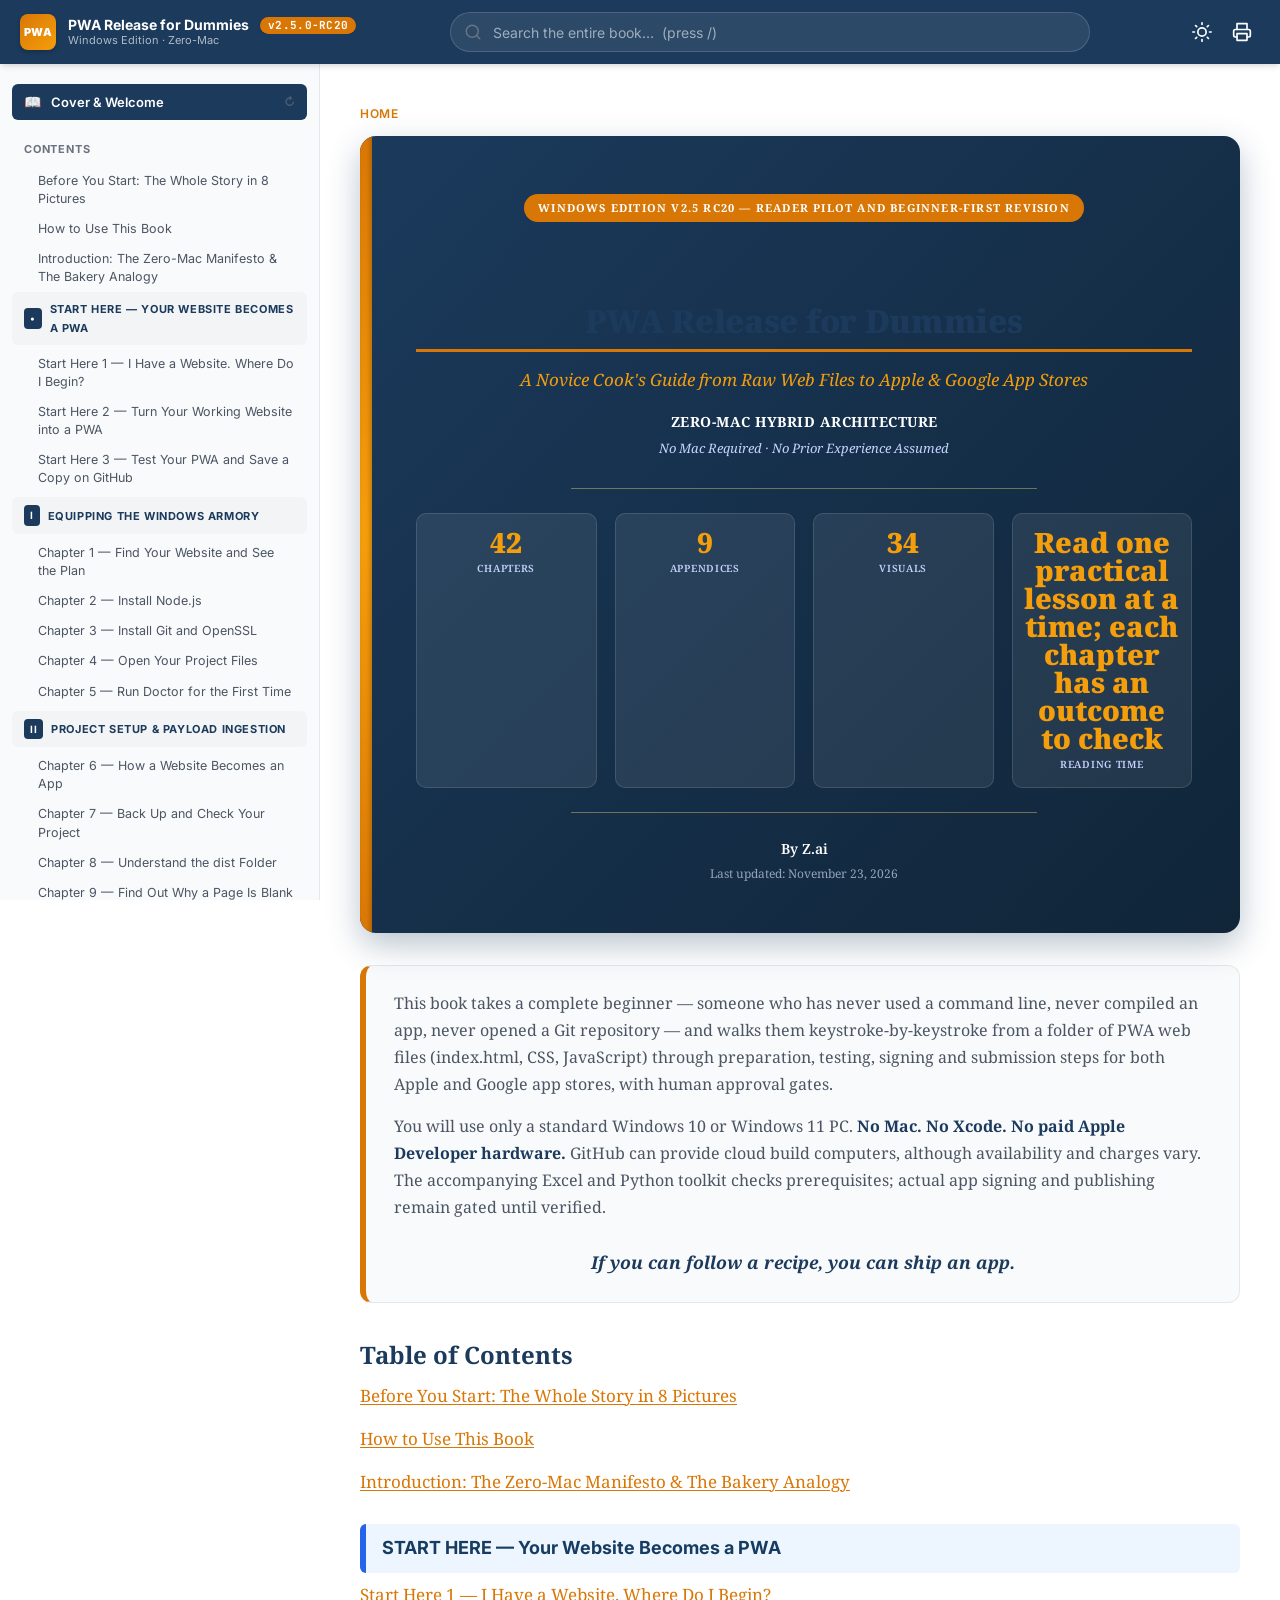
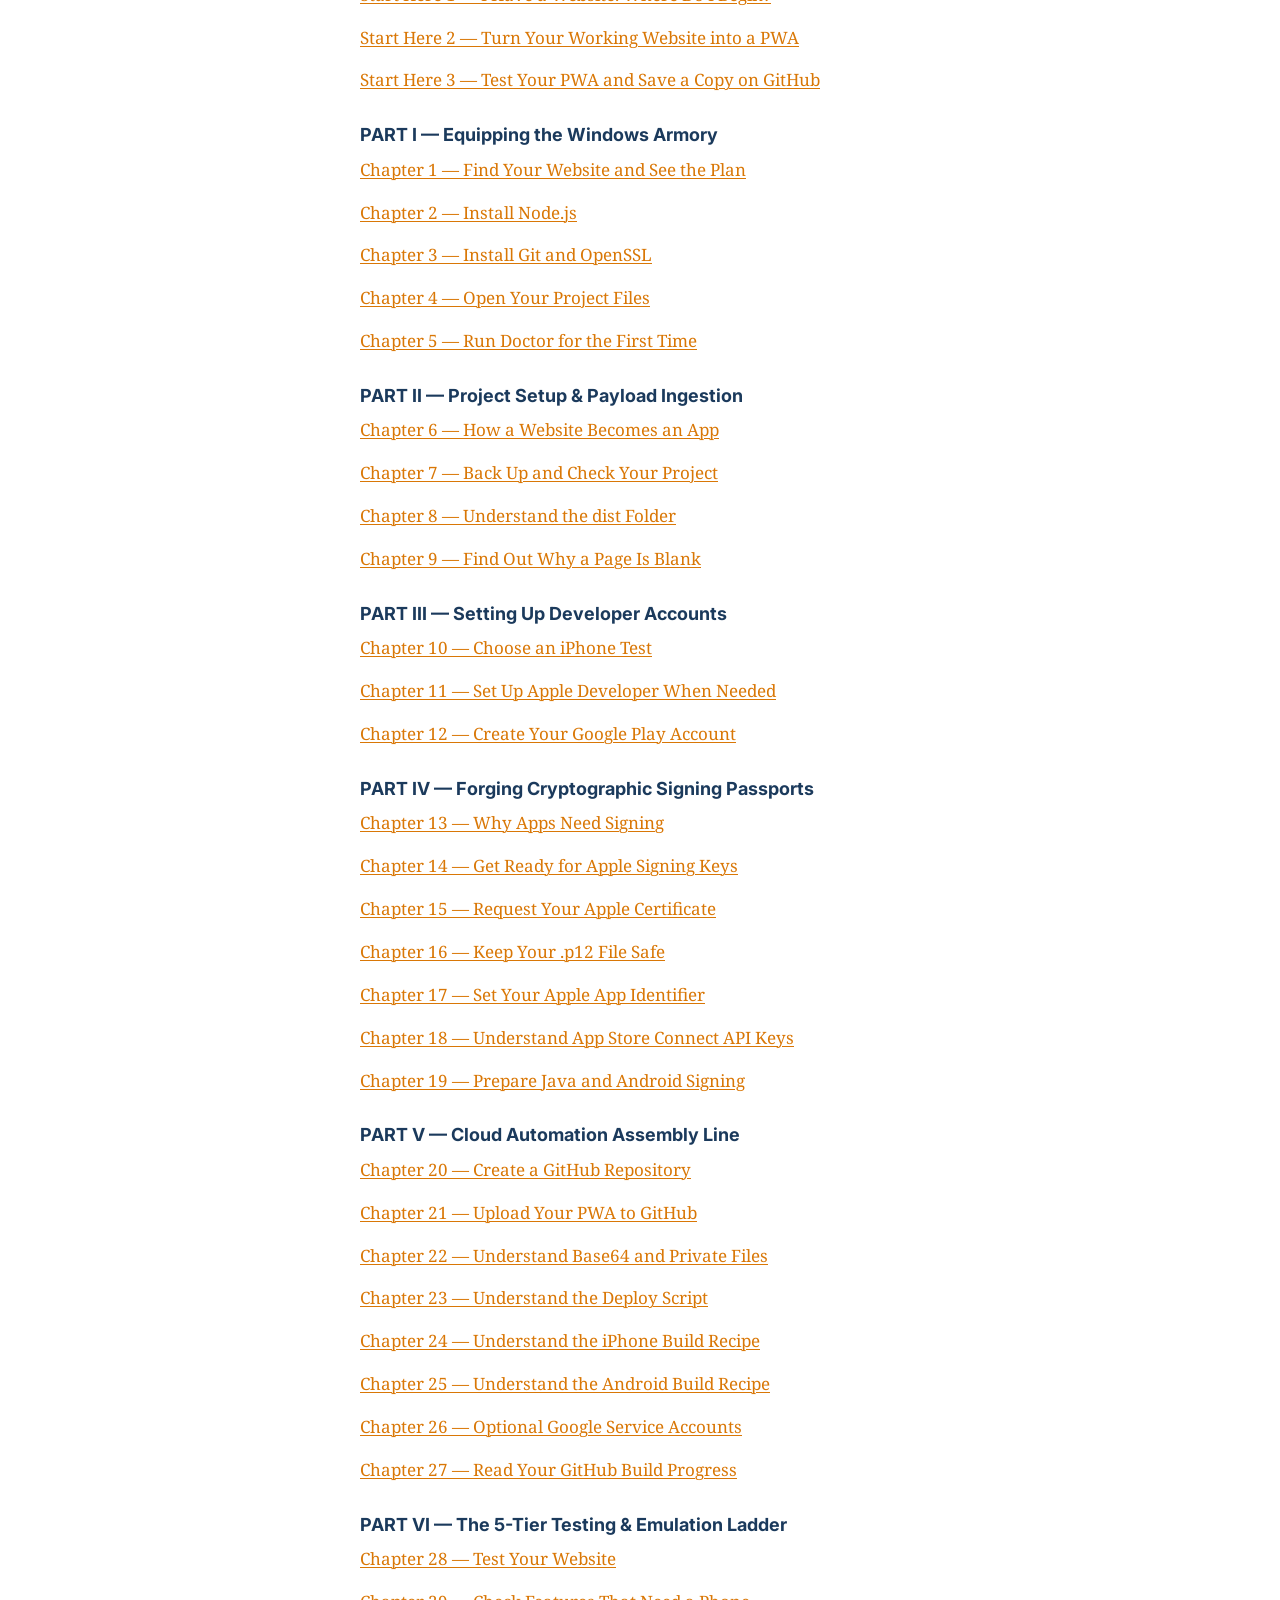
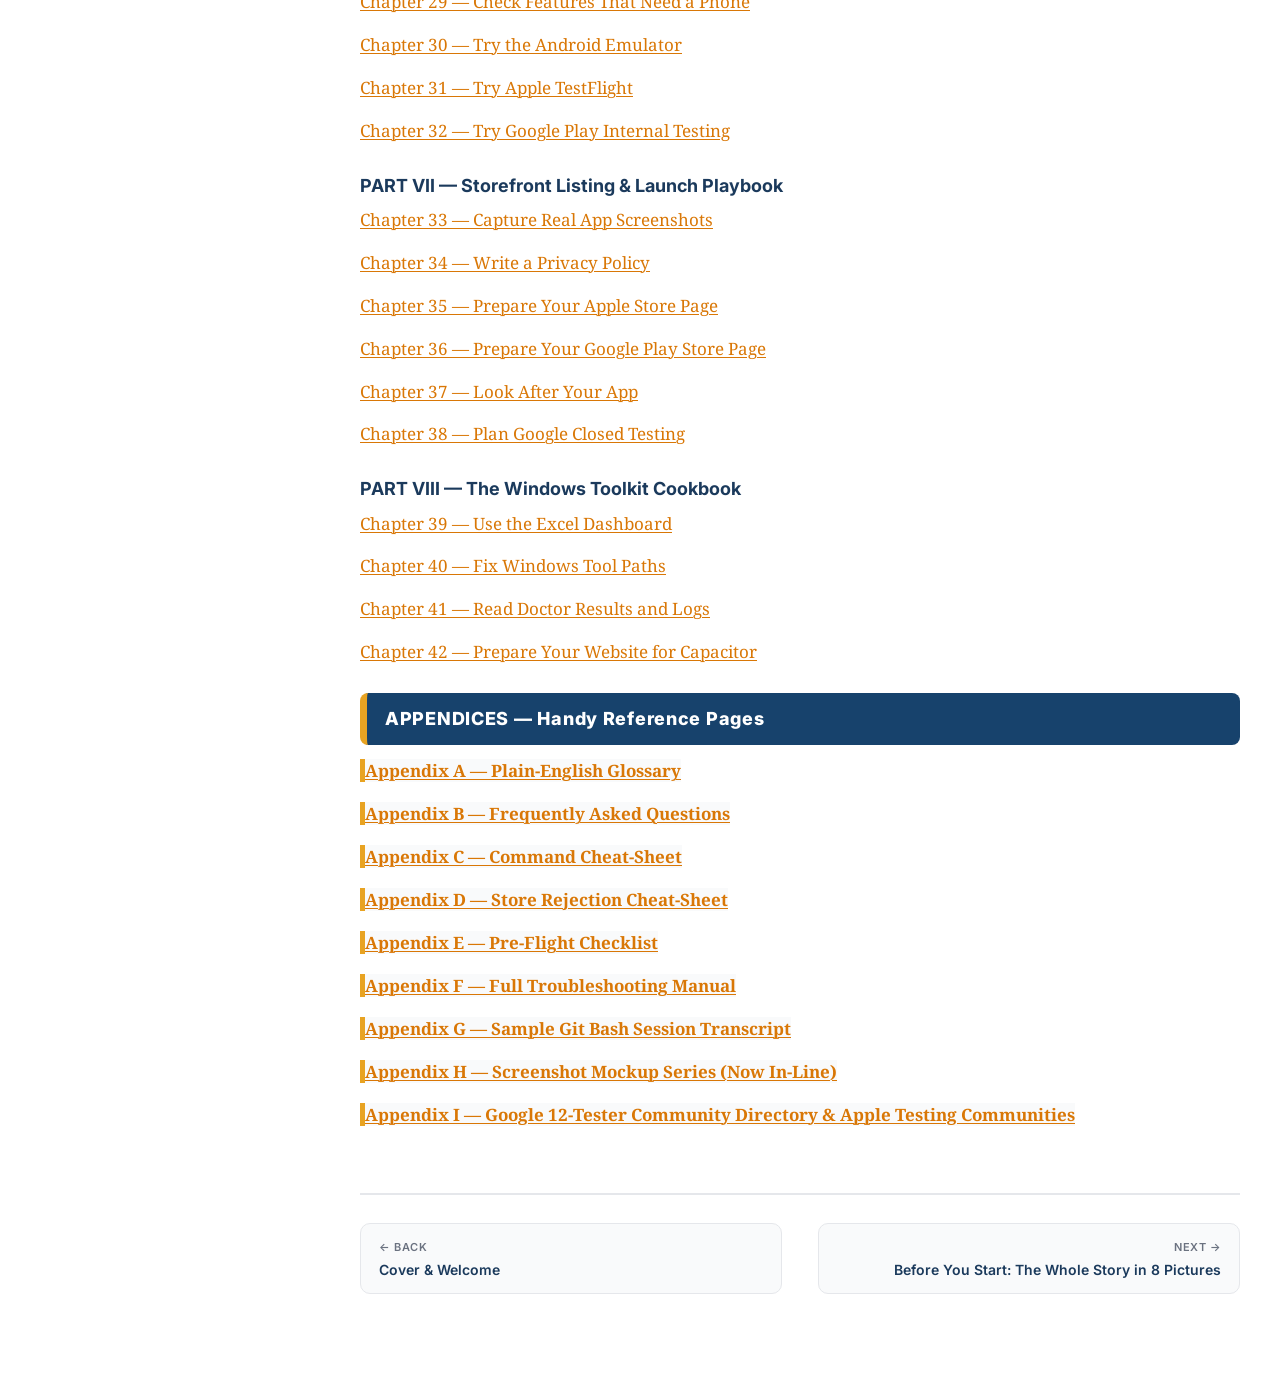
<file: index.html>
<!DOCTYPE html>
<html lang="en">
<head>
  <meta charset="UTF-8">
  <meta name="viewport" content="width=device-width, initial-scale=1, viewport-fit=cover">
  <meta name="theme-color" content="#1B3A5C">
  <meta name="description" content="PWA Release for Dummies — A Novice Cook's Guide from Raw Web Files to Apple & Google App Stores. Windows Edition v2.5 RC20.">

  <title>PWA Release for Dummies — Windows Edition v2.5 RC20</title>

  <!-- PWA manifest -->
  <link rel="manifest" href="manifest.json">

  <!-- Icons -->
  <link rel="icon" type="image/png" sizes="192x192" href="icons/icon-192.png">
  <link rel="icon" type="image/png" sizes="512x512" href="icons/icon-512.png">
  <link rel="apple-touch-icon" href="icons/icon-192.png">

  <!-- Open Graph -->
  <meta property="og:title" content="PWA Release for Dummies — Windows Edition v2.5 RC20">
  <meta property="og:description" content="A Novice Cook's Guide from Raw Web Files to Apple & Google App Stores. Zero-Mac Hybrid Architecture.">
  <meta property="og:type" content="book">

  <!-- Fonts -->
  <link rel="preconnect" href="https://fonts.googleapis.com">
  <link rel="preconnect" href="https://fonts.gstatic.com" crossorigin>
  <link href="https://fonts.googleapis.com/css2?family=Inter:wght@400;500;600;700;800&family=Noto+Serif:wght@400;700;900&family=JetBrains+Mono:wght@400;500&display=swap" rel="stylesheet">

  <!-- Styles -->
  <link rel="stylesheet" href="css/styles.css">
</head>
<body>

  <!-- Reading progress bar -->
  <div class="progress-bar" id="progressBar"></div>

  <!-- App shell -->
  <div class="app-shell">

    <!-- Top navigation bar -->
    <header class="topbar">
      <button class="icon-btn menu-toggle" id="menuToggle" aria-label="Toggle sidebar">
        <svg width="22" height="22" viewBox="0 0 24 24" fill="none" stroke="currentColor" stroke-width="2.5" stroke-linecap="round">
          <line x1="3" y1="6" x2="21" y2="6"/>
          <line x1="3" y1="12" x2="21" y2="12"/>
          <line x1="3" y1="18" x2="21" y2="18"/>
        </svg>
      </button>

      <div class="topbar-brand">
        <div class="brand-mark">PWA</div>
        <div class="brand-text">
          <div class="brand-title">PWA Release for Dummies <span class="brand-version" id="brandVersion">v2.5.0-RC20</span></div>
          <div class="brand-sub">Windows Edition · Zero-Mac</div>
        </div>
      </div>

      <!-- Search box -->
      <div class="search-wrap" id="searchWrap">
        <svg class="search-icon" width="18" height="18" viewBox="0 0 24 24" fill="none" stroke="currentColor" stroke-width="2" stroke-linecap="round" stroke-linejoin="round">
          <circle cx="11" cy="11" r="8"/>
          <line x1="21" y1="21" x2="16.65" y2="16.65"/>
        </svg>
        <input
          type="search"
          id="searchInput"
          class="search-input"
          placeholder="Search the entire book…  (press /)"
          autocomplete="off"
          spellcheck="false"
        >
        <button class="search-clear" id="searchClear" aria-label="Clear search" style="display:none;">
          <svg width="16" height="16" viewBox="0 0 24 24" fill="none" stroke="currentColor" stroke-width="2.5" stroke-linecap="round">
            <line x1="6" y1="6" x2="18" y2="18"/>
            <line x1="6" y1="18" x2="18" y2="6"/>
          </svg>
        </button>

        <!-- Search results dropdown -->
        <div class="search-results" id="searchResults" style="display:none;">
          <div class="search-results-header">
            <span id="searchResultsCount">0 results</span>
            <span class="search-results-hint">Press ESC to close</span>
          </div>
          <div class="search-results-list" id="searchResultsList"></div>
        </div>
      </div>

      <div class="topbar-actions">
        <button class="icon-btn theme-toggle" id="themeToggle" aria-label="Toggle dark mode" title="Toggle dark mode">
          <svg class="icon-sun" width="20" height="20" viewBox="0 0 24 24" fill="none" stroke="currentColor" stroke-width="2" stroke-linecap="round" stroke-linejoin="round">
            <circle cx="12" cy="12" r="5"/>
            <line x1="12" y1="1" x2="12" y2="3"/>
            <line x1="12" y1="21" x2="12" y2="23"/>
            <line x1="4.22" y1="4.22" x2="5.64" y2="5.64"/>
            <line x1="18.36" y1="18.36" x2="19.78" y2="19.78"/>
            <line x1="1" y1="12" x2="3" y2="12"/>
            <line x1="21" y1="12" x2="23" y2="12"/>
            <line x1="4.22" y1="19.78" x2="5.64" y2="18.36"/>
            <line x1="18.36" y1="5.64" x2="19.78" y2="4.22"/>
          </svg>
          <svg class="icon-moon" width="20" height="20" viewBox="0 0 24 24" fill="none" stroke="currentColor" stroke-width="2" stroke-linecap="round" stroke-linejoin="round">
            <path d="M21 12.79A9 9 0 1 1 11.21 3 7 7 0 0 0 21 12.79z"/>
          </svg>
        </button>
        <button class="icon-btn install-btn" id="installBtn" aria-label="Install app" title="Install as app" style="display:none;">
          <svg width="20" height="20" viewBox="0 0 24 24" fill="none" stroke="currentColor" stroke-width="2" stroke-linecap="round" stroke-linejoin="round">
            <path d="M21 15v4a2 2 0 0 1-2 2H5a2 2 0 0 1-2-2v-4"/>
            <polyline points="7 10 12 15 17 10"/>
            <line x1="12" y1="15" x2="12" y2="3"/>
          </svg>
        </button>
        <button class="icon-btn print-btn" id="printBtn" aria-label="Print" title="Print / Save as PDF">
          <svg width="20" height="20" viewBox="0 0 24 24" fill="none" stroke="currentColor" stroke-width="2" stroke-linecap="round" stroke-linejoin="round">
            <polyline points="6 9 6 2 18 2 18 9"/>
            <path d="M6 18H4a2 2 0 0 1-2-2v-5a2 2 0 0 1 2-2h16a2 2 0 0 1 2 2v5a2 2 0 0 1-2 2h-2"/>
            <rect x="6" y="14" width="12" height="8"/>
          </svg>
        </button>
      </div>
    </header>

    <!-- Sidebar (TOC) -->
    <aside class="sidebar" id="sidebar">
      <div class="sidebar-inner">
        <div class="sidebar-section">
          <button class="toc-link toc-link-cover" data-target="cover">
            <span class="toc-icon">📖</span>
            <span>Cover & Welcome</span>
          </button>
        </div>
        <div class="sidebar-section">
          <div class="sidebar-label">Contents</div>
          <nav class="toc" id="tocNav">
            <!-- TOC populated by JS -->
          </nav>
        </div>
      </div>
    </aside>

    <!-- Sidebar backdrop (mobile) -->
    <div class="sidebar-backdrop" id="sidebarBackdrop"></div>

    <!-- Main content area -->
    <main class="content" id="content">

      <!-- Loading state -->
      <div class="loading" id="loading">
        <div class="loading-spinner"></div>
        <div class="loading-text">Loading book…</div>
      </div>

      <!-- Actual chapter content (populated by JS) -->
      <article class="reader" id="reader" style="display:none;">
        <!-- Chapter header -->
        <div class="chapter-breadcrumb" id="chapterBreadcrumb"></div>
        <h1 class="chapter-title" id="chapterTitle"></h1>
        <div class="chapter-content" id="chapterContent"></div>

        <!-- Chapter navigation -->
        <div class="chapter-nav" id="chapterNav"></div>
      </article>

    </main>

  </div>

  <!-- Back to top button -->
  <button class="back-to-top" id="backToTop" aria-label="Back to top" title="Back to top">
    <svg width="20" height="20" viewBox="0 0 24 24" fill="none" stroke="currentColor" stroke-width="2.5" stroke-linecap="round" stroke-linejoin="round">
      <line x1="12" y1="19" x2="12" y2="5"/>
      <polyline points="5 12 12 5 19 12"/>
    </svg>
  </button>

  <!-- Keyboard shortcuts overlay -->
  <div class="shortcuts-overlay" id="shortcutsOverlay" style="display:none;">
    <div class="shortcuts-modal" onclick="event.stopPropagation()">
      <div class="shortcuts-header">
        <h2>Keyboard Shortcuts</h2>
        <button class="icon-btn" id="shortcutsClose" aria-label="Close">
          <svg width="20" height="20" viewBox="0 0 24 24" fill="none" stroke="currentColor" stroke-width="2.5" stroke-linecap="round">
            <line x1="6" y1="6" x2="18" y2="18"/>
            <line x1="6" y1="18" x2="18" y2="6"/>
          </svg>
        </button>
      </div>
      <div class="shortcuts-list">
        <div class="shortcut-row"><kbd>/</kbd><span>Focus search</span></div>
        <div class="shortcut-row"><kbd>Esc</kbd><span>Close search / overlay</span></div>
        <div class="shortcut-row"><kbd>←</kbd><span>Previous chapter</span></div>
        <div class="shortcut-row"><kbd>→</kbd><span>Next chapter</span></div>
        <div class="shortcut-row"><kbd>t</kbd><span>Toggle theme (light/dark)</span></div>
        <div class="shortcut-row"><kbd>m</kbd><span>Toggle sidebar (mobile)</span></div>
        <div class="shortcut-row"><kbd>?</kbd><span>Show this help</span></div>
        <div class="shortcut-row"><kbd>g</kbd> <kbd>h</kbd><span>Go to cover / home</span></div>
      </div>
    </div>
  </div>

  <!-- Print dialog overlay (custom, with page-range selector) -->
  <div class="print-overlay" id="printOverlay" style="display:none;">
    <div class="print-modal" onclick="event.stopPropagation()">
      <div class="print-header">
        <h2>Print / Save as PDF</h2>
        <button class="icon-btn" id="printClose" aria-label="Close">
          <svg width="20" height="20" viewBox="0 0 24 24" fill="none" stroke="currentColor" stroke-width="2.5" stroke-linecap="round">
            <line x1="6" y1="6" x2="18" y2="18"/>
            <line x1="6" y1="18" x2="18" y2="6"/>
          </svg>
        </button>
      </div>
      <div class="print-body">
        <div class="print-section">
          <div class="print-section-title">What would you like to print?</div>
          <label class="print-radio-row">
            <input type="radio" name="printScope" value="current" checked>
            <div>
              <div class="print-radio-title">Current chapter only</div>
              <div class="print-radio-desc" id="printCurrentTitle">— Loading… —</div>
            </div>
          </label>
          <label class="print-radio-row">
            <input type="radio" name="printScope" value="all">
            <div>
              <div class="print-radio-title">Entire book (all <span id="printTotalChapters">—</span> chapters)</div>
              <div class="print-radio-desc">Generates a long PDF — ~300 pages. May take 30–60 seconds to render.</div>
            </div>
          </label>
          <label class="print-radio-row">
            <input type="radio" name="printScope" value="range">
            <div>
              <div class="print-radio-title">Chapter range (from…to)</div>
              <div class="print-radio-desc">Pick a starting and ending chapter to print a contiguous range.</div>
            </div>
          </label>
          <div class="print-range-row" id="printRangeRow" style="display:none;">
            <div>
              <label for="printFrom">From:</label>
              <select id="printFrom"></select>
            </div>
            <div>
              <label for="printTo">To:</label>
              <select id="printTo"></select>
            </div>
          </div>
        </div>

        <div class="print-section">
          <div class="print-section-title">Options</div>
          <label class="print-checkbox-row">
            <input type="checkbox" id="printIncludeCover" checked>
            <div>Include cover page (recommended)</div>
          </label>
          <label class="print-checkbox-row">
            <input type="checkbox" id="printIncludeToc">
            <div>Include table of contents (recommended for full book)</div>
          </label>
          <label class="print-checkbox-row">
            <input type="checkbox" id="printDarkMode">
            <div>Use dark mode styling (uses more ink — not recommended)</div>
          </label>
        </div>

        <div class="print-actions">
          <button class="btn btn-secondary" id="printCancel">Cancel</button>
          <button class="btn btn-primary" id="printConfirm">Print / Save as PDF</button>
        </div>

        <div class="print-hint">
          💡 <strong>Tip:</strong> To save as PDF instead of printing to paper, choose "Save as PDF" as the destination in your browser's print dialog (next step).
        </div>
      </div>
    </div>
  </div>

  <!-- Scripts -->
  <script src="js/search.js" defer></script>
  <script src="js/app.js" defer></script>

</body>
</html>
</file>
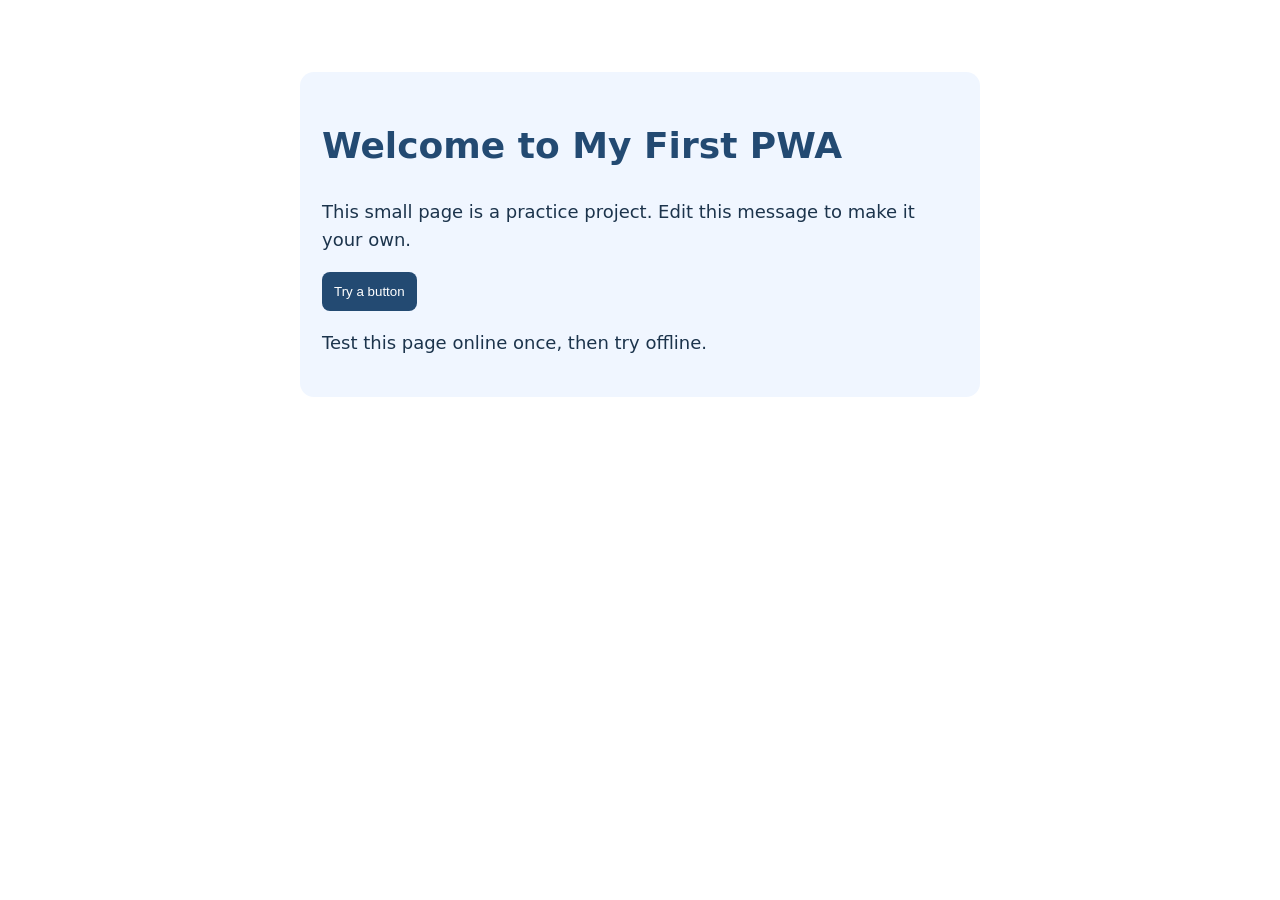
<file: pwa-release-toolkit/starter-pwa/index.html>
<!doctype html>
<html lang="en"><head><meta charset="utf-8"><meta name="viewport" content="width=device-width,initial-scale=1">
<title>My First PWA</title><meta name="theme-color" content="#234a72">
<link rel="manifest" href="./manifest.webmanifest">
<style>body{font:18px/1.55 system-ui,sans-serif;max-width:680px;margin:8vh auto;padding:0 22px;color:#1c344c}h1{color:#234a72}main{padding:22px;background:#f0f6ff;border-radius:14px}button{padding:12px;border-radius:8px;background:#234a72;color:white;border:0}</style></head>
<body><main><h1>Welcome to My First PWA</h1><p>This small page is a practice project. Edit this message to make it your own.</p><button onclick="document.getElementById('message').textContent='The button works!'">Try a button</button><p id="message" aria-live="polite"></p><p>Test this page online once, then try offline.</p></main>
<script>if ('serviceWorker' in navigator) { window.addEventListener('load', () => navigator.serviceWorker.register('./sw.js').catch(err => console.warn('Offline helper not active:',err))); }</script>
</body></html>
</file>
<file: css/styles.css>
/* ============================================================
   PWA RELEASE FOR DUMMIES — Reader PWA Stylesheet
   DK Eyewitness-inspired professional reader UI
   ============================================================ */

/* ---------- CSS Reset & Variables ---------- */
*, *::before, *::after { box-sizing: border-box; margin: 0; padding: 0; }

:root {
  /* Brand palette */
  --navy: #1B3A5C;
  --navy-light: #2E5A85;
  --navy-dark: #102538;
  --amber: #D97706;
  --amber-light: #F59E0B;
  --amber-bg: #FFF8E1;
  --emerald: #047857;
  --emerald-bg: #F0FDF4;
  --red: #B91C1C;
  --red-bg: #FEF2F2;
  --blue-bg: #EFF6FF;
  --blue: #1B3A5C;

  /* Light theme */
  --bg: #FFFFFF;
  --bg-soft: #F9FAFB;
  --bg-muted: #F3F4F6;
  --bg-hover: #F5F5F0;
  --text: #1A1A1A;
  --text-soft: #4B5563;
  --text-muted: #6B7280;
  --text-faint: #9CA3AF;
  --border: #E5E7EB;
  --border-soft: #F3F4F6;
  --border-strong: #D1D5DB;

  --shadow-sm: 0 1px 2px rgba(0,0,0,0.04);
  --shadow: 0 1px 3px rgba(0,0,0,0.08), 0 1px 2px rgba(0,0,0,0.04);
  --shadow-md: 0 4px 6px -1px rgba(0,0,0,0.10), 0 2px 4px -1px rgba(0,0,0,0.06);
  --shadow-lg: 0 10px 15px -3px rgba(0,0,0,0.10), 0 4px 6px -2px rgba(0,0,0,0.05);
  --shadow-xl: 0 20px 25px -5px rgba(0,0,0,0.10), 0 10px 10px -5px rgba(0,0,0,0.04);

  /* Layout */
  --topbar-h: 64px;
  --sidebar-w: 320px;
  --content-max: 880px;

  /* Typography */
  --font-serif: 'Noto Serif', 'Noto Serif SC', Georgia, 'Times New Roman', serif;
  --font-sans: 'Inter', -apple-system, BlinkMacSystemFont, 'Segoe UI', system-ui, sans-serif;
  --font-mono: 'JetBrains Mono', 'Sarasa Mono SC', 'Consolas', monospace;
}

[data-theme="dark"] {
  --bg: #0F172A;
  --bg-soft: #1E293B;
  --bg-muted: #1A2332;
  --bg-hover: #243245;
  --text: #E2E8F0;
  --text-soft: #CBD5E1;
  --text-muted: #94A3B8;
  --text-faint: #64748B;
  --border: #334155;
  --border-soft: #1E293B;
  --border-strong: #475569;

  --amber-bg: rgba(217, 119, 6, 0.10);
  --emerald-bg: rgba(4, 120, 87, 0.10);
  --red-bg: rgba(185, 28, 28, 0.10);
  --blue-bg: rgba(27, 58, 92, 0.20);

  --shadow-sm: 0 1px 2px rgba(0,0,0,0.30);
  --shadow: 0 1px 3px rgba(0,0,0,0.40), 0 1px 2px rgba(0,0,0,0.30);
  --shadow-md: 0 4px 6px -1px rgba(0,0,0,0.40), 0 2px 4px -1px rgba(0,0,0,0.30);
  --shadow-lg: 0 10px 15px -3px rgba(0,0,0,0.40), 0 4px 6px -2px rgba(0,0,0,0.30);
}

/* ---------- Base ---------- */
html { scroll-behavior: smooth; }

body {
  font-family: var(--font-sans);
  font-size: 16px;
  line-height: 1.65;
  color: var(--text);
  background: var(--bg);
  -webkit-font-smoothing: antialiased;
  -moz-osx-font-smoothing: grayscale;
  min-height: 100vh;
  overflow-x: hidden;
}

button { font-family: inherit; cursor: pointer; }
input { font-family: inherit; }

/* ---------- Progress Bar ---------- */
.progress-bar {
  position: fixed;
  top: 0; left: 0;
  width: 0%;
  height: 3px;
  background: linear-gradient(90deg, var(--amber) 0%, var(--amber-light) 100%);
  z-index: 1000;
  transition: width 0.05s linear;
}

/* ---------- App Shell ---------- */
.app-shell {
  display: flex;
  flex-direction: column;
  min-height: 100vh;
}

/* ---------- Top Bar ---------- */
.topbar {
  position: sticky;
  top: 0;
  height: var(--topbar-h);
  background: var(--navy);
  color: #FFFFFF;
  display: flex;
  align-items: center;
  gap: 16px;
  padding: 0 20px;
  z-index: 100;
  box-shadow: var(--shadow-md);
}

.icon-btn {
  background: transparent;
  border: none;
  color: inherit;
  padding: 8px;
  border-radius: 6px;
  display: inline-flex;
  align-items: center;
  justify-content: center;
  transition: background 0.15s;
  flex-shrink: 0;
}
.icon-btn:hover { background: rgba(255,255,255,0.12); }
.icon-btn:active { background: rgba(255,255,255,0.20); }

.menu-toggle { display: none; }

.topbar-brand {
  display: flex;
  align-items: center;
  gap: 12px;
  flex-shrink: 0;
  min-width: 0;
}
.brand-mark {
  width: 36px; height: 36px;
  border-radius: 8px;
  background: linear-gradient(135deg, var(--amber) 0%, var(--amber-light) 100%);
  color: #FFFFFF;
  font-weight: 900;
  font-size: 11px;
  display: flex;
  align-items: center;
  justify-content: center;
  letter-spacing: 0.5px;
  box-shadow: 0 2px 4px rgba(0,0,0,0.20);
}
.brand-title {
  font-weight: 700;
  font-size: 14px;
  line-height: 1.2;
  white-space: nowrap;
  overflow: hidden;
  text-overflow: ellipsis;
}
.brand-sub {
  font-size: 11px;
  color: rgba(255,255,255,0.65);
  line-height: 1.2;
}

/* ---------- Search ---------- */
.search-wrap {
  flex: 1;
  max-width: 640px;
  position: relative;
  margin: 0 auto;
}
.search-icon {
  position: absolute;
  left: 14px; top: 50%;
  transform: translateY(-50%);
  color: var(--text-muted);
  pointer-events: none;
}
.search-input {
  width: 100%;
  height: 40px;
  padding: 0 44px 0 42px;
  border: 1px solid rgba(255,255,255,0.15);
  background: rgba(255,255,255,0.08);
  color: #FFFFFF;
  border-radius: 20px;
  font-size: 14px;
  outline: none;
  transition: background 0.15s, border-color 0.15s, box-shadow 0.15s;
}
.search-input::placeholder { color: rgba(255,255,255,0.55); }
.search-input:focus {
  background: #FFFFFF;
  color: var(--text);
  border-color: var(--amber);
  box-shadow: 0 0 0 3px rgba(217,119,6,0.20);
}
.search-input:focus::placeholder { color: var(--text-muted); }
.search-input:focus + .search-icon,
.search-wrap:has(.search-input:focus) .search-icon { color: var(--text-muted); }

.search-clear {
  position: absolute;
  right: 8px; top: 50%;
  transform: translateY(-50%);
  background: transparent;
  border: none;
  color: var(--text-muted);
  padding: 6px;
  border-radius: 50%;
  display: inline-flex;
  align-items: center;
  justify-content: center;
}
.search-clear:hover { background: var(--bg-muted); color: var(--text); }

.search-results {
  position: absolute;
  top: calc(100% + 8px);
  left: 0; right: 0;
  background: var(--bg);
  border: 1px solid var(--border);
  border-radius: 12px;
  box-shadow: var(--shadow-xl);
  max-height: 70vh;
  overflow: hidden;
  display: flex;
  flex-direction: column;
  z-index: 200;
}
.search-results-header {
  padding: 12px 16px;
  border-bottom: 1px solid var(--border-soft);
  display: flex;
  justify-content: space-between;
  align-items: center;
  font-size: 12px;
  color: var(--text-muted);
  background: var(--bg-soft);
}
.search-results-hint { font-size: 11px; color: var(--text-faint); }
.search-results-list {
  overflow-y: auto;
  padding: 6px;
}
.search-result-item {
  padding: 12px 14px;
  border-radius: 8px;
  cursor: pointer;
  display: block;
  width: 100%;
  text-align: left;
  background: transparent;
  border: none;
  color: var(--text);
  transition: background 0.10s;
}
.search-result-item:hover, .search-result-item.active {
  background: var(--bg-hover);
}
.search-result-title {
  font-weight: 600;
  font-size: 14px;
  color: var(--navy);
  margin-bottom: 4px;
}
[data-theme="dark"] .search-result-title { color: var(--amber-light); }
.search-result-part {
  font-size: 11px;
  color: var(--text-muted);
  text-transform: uppercase;
  letter-spacing: 0.5px;
  margin-bottom: 6px;
}
.search-result-snippet {
  font-size: 13px;
  color: var(--text-soft);
  line-height: 1.5;
  display: -webkit-box;
  -webkit-line-clamp: 2;
  -webkit-box-orient: vertical;
  overflow: hidden;
}
.search-result-snippet mark {
  background: var(--amber-bg);
  color: var(--amber);
  padding: 1px 3px;
  border-radius: 2px;
  font-weight: 600;
}

.search-empty {
  padding: 32px 16px;
  text-align: center;
  color: var(--text-muted);
  font-size: 13px;
}

/* ---------- Topbar Actions ---------- */
.topbar-actions {
  display: flex;
  gap: 4px;
  flex-shrink: 0;
}
.theme-toggle .icon-moon { display: none; }
[data-theme="dark"] .theme-toggle .icon-sun { display: none; }
[data-theme="dark"] .theme-toggle .icon-moon { display: inline-block; }

/* ---------- Sidebar ---------- */
.sidebar {
  position: fixed;
  top: var(--topbar-h);
  left: 0;
  bottom: 0;
  width: var(--sidebar-w);
  background: var(--bg-soft);
  border-right: 1px solid var(--border);
  overflow-y: auto;
  z-index: 90;
  transition: transform 0.25s ease;
}
.sidebar-inner {
  padding: 20px 0 80px;
}
.sidebar-section {
  margin-bottom: 20px;
  padding: 0 12px;
}
.sidebar-label {
  font-size: 11px;
  font-weight: 700;
  text-transform: uppercase;
  letter-spacing: 0.8px;
  color: var(--text-muted);
  padding: 0 12px 8px;
}
.toc-link {
  display: flex;
  align-items: center;
  gap: 10px;
  width: 100%;
  padding: 8px 12px;
  background: transparent;
  border: none;
  color: var(--text-soft);
  text-align: left;
  font-size: 13px;
  border-radius: 6px;
  transition: background 0.12s, color 0.12s;
  text-decoration: none;
  line-height: 1.4;
}
.toc-link:hover { background: var(--bg-hover); color: var(--text); }
.toc-link.active {
  background: var(--navy);
  color: #FFFFFF;
  font-weight: 600;
}
.toc-link.active .toc-part-tag { background: var(--amber); color: #FFFFFF; }
.toc-icon { font-size: 14px; flex-shrink: 0; }
.toc-link-cover {
  font-weight: 600;
  color: var(--navy);
}
[data-theme="dark"] .toc-link-cover { color: var(--amber-light); }

.toc-part {
  margin-bottom: 4px;
}
.toc-part-header {
  display: flex;
  align-items: center;
  gap: 8px;
  padding: 8px 12px;
  font-size: 11px;
  font-weight: 700;
  text-transform: uppercase;
  letter-spacing: 0.6px;
  color: var(--navy);
  background: var(--bg-muted);
  border-radius: 6px;
  margin-bottom: 4px;
  text-decoration: none;
  transition: background 0.12s, color 0.12s;
}
a.toc-part-header:hover {
  background: var(--navy);
  color: #FFFFFF;
}
a.toc-part-header:hover .toc-part-tag {
  background: var(--amber);
  color: #FFFFFF;
}
a.toc-part-header.active {
  background: var(--navy);
  color: #FFFFFF;
}
a.toc-part-header.active .toc-part-tag {
  background: var(--amber);
  color: #FFFFFF;
}
[data-theme="dark"] .toc-part-header { color: var(--amber-light); }
[data-theme="dark"] a.toc-part-header:hover,
[data-theme="dark"] a.toc-part-header.active {
  background: var(--amber);
  color: var(--navy-dark);
}
[data-theme="dark"] a.toc-part-header:hover .toc-part-tag,
[data-theme="dark"] a.toc-part-header.active .toc-part-tag {
  background: var(--navy-dark);
  color: #FFFFFF;
}
.toc-part-header .toc-part-tag {
  background: var(--navy);
  color: #FFFFFF;
  padding: 2px 6px;
  border-radius: 4px;
  font-size: 10px;
}
[data-theme="dark"] .toc-part-header .toc-part-tag { background: var(--amber); }
.toc-chapter {
  display: block;
  padding: 6px 12px 6px 24px;
  color: var(--text-soft);
  font-size: 12.5px;
  line-height: 1.45;
  text-decoration: none;
  border-radius: 6px;
  transition: background 0.12s, color 0.12s;
  border-left: 2px solid transparent;
}
.toc-chapter:hover {
  background: var(--bg-hover);
  color: var(--text);
}
.toc-chapter.active {
  background: var(--bg-hover);
  color: var(--navy);
  font-weight: 600;
  border-left-color: var(--amber);
}
[data-theme="dark"] .toc-chapter.active { color: var(--amber-light); }

.sidebar-footer {
  position: absolute;
  bottom: 0;
  left: 0; right: 0;
  background: var(--bg-soft);
  border-top: 1px solid var(--border);
  padding: 12px;
}
.sidebar-meta-row {
  display: flex;
  justify-content: space-between;
  align-items: center;
  font-size: 11px;
  padding: 3px 0;
}
.sidebar-meta-row span { color: var(--text-muted); }
.sidebar-meta-row strong { color: var(--text); font-weight: 600; }

.sidebar-backdrop {
  position: fixed;
  inset: var(--topbar-h) 0 0 0;
  background: rgba(0,0,0,0.5);
  z-index: 80;
  display: none;
  backdrop-filter: blur(2px);
}
.sidebar-backdrop.show { display: block; }

/* ---------- Content ---------- */
.content {
  margin-left: var(--sidebar-w);
  padding: 40px 32px 100px;
  flex: 1;
  min-width: 0;
}
.loading {
  max-width: 400px;
  margin: 100px auto;
  text-align: center;
  color: var(--text-muted);
}
.loading-spinner {
  width: 40px; height: 40px;
  border: 3px solid var(--border);
  border-top-color: var(--amber);
  border-radius: 50%;
  margin: 0 auto 16px;
  animation: spin 0.8s linear infinite;
}
@keyframes spin { to { transform: rotate(360deg); } }
.loading-text { font-size: 14px; }

.reader {
  max-width: var(--content-max);
  margin: 0 auto;
}

.chapter-breadcrumb {
  font-size: 12px;
  color: var(--text-muted);
  margin-bottom: 12px;
  text-transform: uppercase;
  letter-spacing: 0.5px;
  font-weight: 600;
}
.chapter-breadcrumb a {
  color: var(--amber);
  text-decoration: none;
}
.chapter-breadcrumb a:hover { text-decoration: underline; }

.chapter-title {
  font-family: var(--font-serif);
  font-size: 38px;
  font-weight: 900;
  color: var(--navy);
  line-height: 1.15;
  margin-bottom: 8px;
  letter-spacing: -0.5px;
}
[data-theme="dark"] .chapter-title { color: var(--amber-light); }

.chapter-content {
  font-family: var(--font-serif);
  font-size: 17px;
  line-height: 1.7;
  color: var(--text);
}

/* ---------- Typography in chapter content ---------- */
.chapter-content h1 {
  font-family: var(--font-serif);
  font-size: 32px;
  font-weight: 900;
  color: var(--navy);
  margin: 56px 0 16px;
  padding-bottom: 8px;
  border-bottom: 3px solid var(--amber);
  line-height: 1.2;
  letter-spacing: -0.3px;
}
[data-theme="dark"] .chapter-content h1 { color: var(--amber-light); }

.chapter-content h2 {
  font-family: var(--font-serif);
  font-size: 24px;
  font-weight: 700;
  color: var(--navy);
  margin: 36px 0 12px;
  line-height: 1.3;
  scroll-margin-top: calc(var(--topbar-h) + 16px);
}
[data-theme="dark"] .chapter-content h2 { color: var(--amber-light); }

.chapter-content h3 {
  font-family: var(--font-sans);
  font-size: 18px;
  font-weight: 700;
  color: var(--navy);
  margin: 28px 0 8px;
  line-height: 1.35;
  scroll-margin-top: calc(var(--topbar-h) + 16px);
}
[data-theme="dark"] .chapter-content h3 { color: var(--amber-light); }

.chapter-content h4 {
  font-family: var(--font-sans);
  font-size: 15px;
  font-weight: 700;
  color: var(--text);
  margin: 20px 0 6px;
}

.chapter-content p {
  margin: 0 0 14px;
}

.chapter-content ul, .chapter-content ol {
  margin: 0 0 14px;
  padding-left: 24px;
}
.chapter-content li {
  margin-bottom: 6px;
  line-height: 1.65;
}

.chapter-content strong { color: var(--text); font-weight: 700; }
.chapter-content em { font-style: italic; }

.chapter-content a {
  color: var(--amber);
  text-decoration: underline;
  text-underline-offset: 2px;
  text-decoration-thickness: 1px;
}
.chapter-content a:hover { color: var(--amber-light); }

/* ---------- Code blocks ---------- */
.chapter-content pre {
  background: var(--bg-muted);
  border: 1px solid var(--border);
  border-left: 4px solid var(--navy);
  border-radius: 8px;
  padding: 16px 20px;
  margin: 16px 0 20px;
  font-family: var(--font-mono);
  font-size: 13px;
  line-height: 1.55;
  overflow-x: auto;
  color: var(--text);
  -webkit-overflow-scrolling: touch;
}
.chapter-content code {
  font-family: var(--font-mono);
  font-size: 0.92em;
  background: var(--bg-muted);
  padding: 1px 6px;
  border-radius: 3px;
  color: var(--text);
  border: 1px solid var(--border-soft);
}
.chapter-content pre code {
  background: transparent;
  padding: 0;
  border: none;
  font-size: inherit;
  border-radius: 0;
}

/* ---------- Tables ---------- */
.chapter-content table {
  width: 100%;
  border-collapse: collapse;
  margin: 20px 0 24px;
  font-size: 14px;
  font-family: var(--font-sans);
  display: block;
  overflow-x: auto;
  -webkit-overflow-scrolling: touch;
}
.chapter-content thead { background: var(--navy); }
.chapter-content th {
  color: #FFFFFF;
  font-weight: 700;
  text-align: left;
  padding: 10px 14px;
  border: 1px solid var(--navy);
  font-size: 13px;
}
.chapter-content td {
  padding: 9px 14px;
  border: 1px solid var(--border);
  vertical-align: top;
  line-height: 1.55;
}
.chapter-content tbody tr:nth-child(even) td { background: var(--bg-soft); }
[data-theme="dark"] .chapter-content tbody tr:nth-child(even) td { background: var(--bg-muted); }

/* ---------- Callout boxes ---------- */
.chapter-content .why-box,
.chapter-content .howto-box,
.chapter-content .error-box,
.chapter-content .novice-note {
  border-radius: 10px;
  padding: 16px 20px;
  margin: 18px 0 22px;
  border-width: 1px 1px 1px 6px;
  border-style: solid;
  font-family: var(--font-sans);
  font-size: 14.5px;
  line-height: 1.6;
}
.chapter-content .why-box {
  background: var(--amber-bg);
  border-color: var(--amber);
}
.chapter-content .why-box strong:first-child {
  color: var(--amber);
  display: block;
  font-size: 12px;
  font-weight: 800;
  text-transform: uppercase;
  letter-spacing: 0.6px;
  margin-bottom: 6px;
}
.chapter-content .howto-box {
  background: var(--blue-bg);
  border-color: var(--navy);
}
.chapter-content .howto-box strong:first-child {
  color: var(--navy);
  display: block;
  font-size: 12px;
  font-weight: 800;
  text-transform: uppercase;
  letter-spacing: 0.6px;
  margin-bottom: 6px;
}
[data-theme="dark"] .howto-box strong:first-child { color: var(--amber-light); }
.chapter-content .error-box {
  background: var(--red-bg);
  border-color: var(--red);
}
.chapter-content .error-box strong:first-child {
  color: var(--red);
  display: block;
  font-size: 12px;
  font-weight: 800;
  text-transform: uppercase;
  letter-spacing: 0.6px;
  margin-bottom: 6px;
}
.chapter-content .novice-note {
  background: var(--emerald-bg);
  border-color: var(--emerald);
}
.chapter-content .novice-note strong:first-child {
  color: var(--emerald);
  display: block;
  font-size: 12px;
  font-weight: 800;
  text-transform: uppercase;
  letter-spacing: 0.6px;
  margin-bottom: 6px;
}

/* ---------- Figures ---------- */
.chapter-content .figure-container {
  margin: 24px 0 28px;
  text-align: center;
  page-break-inside: avoid;
}
.chapter-content .figure-container img {
  max-width: 100%;
  height: auto;
  display: block;
  margin: 0 auto;
  border: 1px solid var(--border);
  border-radius: 8px;
  box-shadow: var(--shadow-md);
}
.chapter-content .figure-caption {
  font-family: var(--font-sans);
  font-size: 12.5px;
  color: var(--text-muted);
  font-style: italic;
  margin-top: 10px;
  line-height: 1.45;
  padding: 0 12px;
}

/* ---------- Blockquotes ---------- */
.chapter-content blockquote {
  background: var(--amber-bg);
  border-left: 4px solid var(--amber);
  margin: 18px 0;
  padding: 12px 20px;
  font-style: italic;
  color: var(--text-soft);
  font-size: 15px;
  border-radius: 0 6px 6px 0;
}

/* ---------- Horizontal rule ---------- */
.chapter-content hr {
  border: none;
  border-top: 1px solid var(--border);
  margin: 28px 0;
}

/* ---------- Chapter navigation ---------- */
.chapter-nav {
  display: flex;
  justify-content: space-between;
  align-items: stretch;
  gap: 16px;
  margin-top: 64px;
  padding-top: 28px;
  border-top: 2px solid var(--border);
}
.chapter-nav-btn {
  flex: 1;
  display: flex;
  flex-direction: column;
  gap: 4px;
  padding: 14px 18px;
  background: var(--bg-soft);
  border: 1px solid var(--border);
  border-radius: 10px;
  text-decoration: none;
  color: var(--text);
  transition: background 0.15s, border-color 0.15s, transform 0.10s;
  max-width: 48%;
}
.chapter-nav-btn:hover {
  background: var(--bg-hover);
  border-color: var(--amber);
  transform: translateY(-1px);
}
.chapter-nav-btn.next { text-align: right; margin-left: auto; }
.chapter-nav-label {
  font-size: 11px;
  color: var(--text-muted);
  text-transform: uppercase;
  letter-spacing: 0.5px;
  font-weight: 600;
}
.chapter-nav-title {
  font-size: 14px;
  font-weight: 600;
  color: var(--navy);
  line-height: 1.3;
}
[data-theme="dark"] .chapter-nav-title { color: var(--amber-light); }

/* ---------- Back to top ---------- */
.back-to-top {
  position: fixed;
  bottom: 24px;
  right: 24px;
  width: 44px; height: 44px;
  border-radius: 50%;
  background: var(--navy);
  color: #FFFFFF;
  border: none;
  display: flex;
  align-items: center;
  justify-content: center;
  box-shadow: var(--shadow-lg);
  opacity: 0;
  visibility: hidden;
  transition: opacity 0.20s, visibility 0.20s, background 0.15s;
  z-index: 50;
}
.back-to-top.show {
  opacity: 1;
  visibility: visible;
}
.back-to-top:hover { background: var(--navy-light); }

/* ---------- Shortcuts overlay ---------- */
.shortcuts-overlay {
  position: fixed;
  inset: 0;
  background: rgba(0,0,0,0.6);
  z-index: 300;
  display: flex;
  align-items: center;
  justify-content: center;
  padding: 20px;
  backdrop-filter: blur(4px);
}
.shortcuts-modal {
  background: var(--bg);
  border-radius: 12px;
  padding: 24px;
  max-width: 460px;
  width: 100%;
  box-shadow: var(--shadow-xl);
}
.shortcuts-header {
  display: flex;
  justify-content: space-between;
  align-items: center;
  margin-bottom: 16px;
  padding-bottom: 12px;
  border-bottom: 1px solid var(--border);
}
.shortcuts-header h2 {
  font-size: 18px;
  font-weight: 700;
  color: var(--navy);
}
[data-theme="dark"] .shortcuts-header h2 { color: var(--amber-light); }
.shortcuts-list { display: flex; flex-direction: column; gap: 8px; }
.shortcut-row {
  display: flex;
  align-items: center;
  gap: 12px;
  padding: 6px 0;
  font-size: 13px;
  color: var(--text-soft);
}
.shortcut-row kbd {
  background: var(--bg-muted);
  border: 1px solid var(--border-strong);
  border-bottom-width: 2px;
  border-radius: 4px;
  padding: 2px 8px;
  font-family: var(--font-mono);
  font-size: 11px;
  color: var(--text);
  min-width: 24px;
  text-align: center;
}

/* ---------- Responsive ---------- */
@media (max-width: 1024px) {
  :root { --sidebar-w: 280px; }
  .content { padding: 32px 24px 80px; }
}

@media (max-width: 768px) {
  :root { --topbar-h: 56px; }
  .menu-toggle { display: inline-flex; }
  .topbar { padding: 0 12px; gap: 8px; }
  .brand-text { display: none; }
  .topbar-actions { gap: 2px; }

  .sidebar {
    transform: translateX(-100%);
    box-shadow: var(--shadow-xl);
  }
  .sidebar.open { transform: translateX(0); }

  .content {
    margin-left: 0;
    padding: 24px 18px 80px;
  }

  .chapter-title { font-size: 28px; }
  .chapter-content { font-size: 16px; }
  .chapter-content h1 { font-size: 26px; }
  .chapter-content h2 { font-size: 21px; }
  .chapter-content h3 { font-size: 17px; }
  .chapter-content pre { font-size: 12px; padding: 12px 14px; }

  .chapter-nav { flex-direction: column; gap: 10px; }
  .chapter-nav-btn { max-width: 100%; }
  .chapter-nav-btn.next { text-align: left; margin-left: 0; }

  .back-to-top { bottom: 16px; right: 16px; }

  .search-wrap { max-width: none; }

  .print-btn { display: inline-flex; }
}

@media (max-width: 480px) {
  .topbar-brand { display: none; }
  .search-wrap { margin: 0; }
  .icon-btn { padding: 6px; }
}

/* ---------- Cover page rendering ---------- */
.chapter-content .cover {
  background: linear-gradient(135deg, var(--navy) 0%, var(--navy-dark) 100%);
  color: #FFFFFF;
  padding: 56px 32px;
  border-radius: 12px;
  text-align: center;
  margin-bottom: 32px;
}
.chapter-content .cover h1 {
  color: #FFFFFF;
  border: none;
  font-size: 36px;
  margin: 0 0 12px;
  padding: 0;
  font-family: var(--font-serif);
}
.chapter-content .cover h3 {
  color: var(--amber-light);
  font-style: italic;
  font-weight: 400;
  font-size: 16px;
  margin: 0 0 24px;
  border: none;
}
.chapter-content .cover strong { color: #FFFFFF; }
.chapter-content .cover em { color: rgba(255,255,255,0.75); }
.chapter-content .cover p {
  color: rgba(255,255,255,0.90);
  font-size: 14px;
  line-height: 1.7;
  max-width: 620px;
  margin: 8px auto;
}
.chapter-content .cover hr {
  border-top: 1px solid rgba(255,213,128,0.40);
  margin: 24px auto;
  width: 60%;
}

/* ---------- Print ---------- */
@media print {
  .topbar, .sidebar, .sidebar-backdrop, .back-to-top,
  .chapter-nav, .progress-bar, .menu-toggle, .theme-toggle,
  .print-btn, .install-btn { display: none !important; }
  .content { margin: 0; padding: 0; max-width: none; }
  .reader { max-width: none; }
  .chapter-content { font-size: 11pt; line-height: 1.5; }
  .chapter-content .figure-container { page-break-inside: avoid; }
  .chapter-content h1, .chapter-content h2, .chapter-content h3 { page-break-after: avoid; }
  body { background: #FFFFFF; color: #000000; }
}

/* ---------- TOC on cover page (clickable chapter links) ---------- */
/* Target only the .cover-toc container so we don't affect list styles
   inside regular chapter content (steps, bullet points, etc.) */

.cover-toc > p > strong:only-child {
  display: inline-block;
  margin-top: 24px;
  margin-bottom: 12px;
  padding: 6px 14px;
  background: var(--navy);
  color: #FFFFFF;
  border-radius: 6px;
  font-size: 11px;
  text-transform: uppercase;
  letter-spacing: 0.7px;
  font-family: var(--font-sans);
  font-weight: 700;
}
[data-theme="dark"] .cover-toc > p > strong:only-child {
  background: var(--amber);
  color: var(--navy-dark);
}

.cover-toc ul {
  list-style: none;
  padding-left: 0;
  margin: 8px 0 16px;
}
.cover-toc ul li {
  list-style: none;
  padding: 0;
  margin-bottom: 6px;
}
.cover-toc ul li a {
  display: block;
  padding: 10px 14px 10px 16px;
  background: var(--bg-soft);
  border: 1px solid var(--border);
  border-left: 4px solid var(--amber);
  border-radius: 6px;
  color: var(--text);
  text-decoration: none;
  font-family: var(--font-sans);
  font-size: 14px;
  font-weight: 500;
  line-height: 1.5;
  transition: background 0.15s, border-color 0.15s, transform 0.10s, color 0.15s, padding-left 0.10s;
}
.cover-toc ul li a:hover {
  background: var(--bg-hover);
  border-left-color: var(--navy);
  border-left-width: 6px;
  padding-left: 14px;
  color: var(--navy);
  transform: translateX(2px);
  box-shadow: var(--shadow-sm);
}
[data-theme="dark"] .cover-toc ul li a:hover {
  color: var(--amber-light);
  border-left-color: var(--amber);
}
.cover-toc ul li a:active {
  transform: translateX(0);
}

/* Print styles for TOC */
@media print {
  .cover-toc ul li a {
    color: #000000;
    text-decoration: underline;
    border: none;
    padding: 4px 0;
    background: transparent;
  }
}

/* ---------- Cover & Welcome button — reloading state ---------- */
/* When user clicks the Cover button, we clear cache and force-reload.
   Show a spinner + "Reloading..." text so user knows what's happening. */
.toc-link-cover {
  position: relative;
  transition: background 0.15s, color 0.15s, opacity 0.15s;
}
.toc-link-cover.reloading {
  background: var(--navy) !important;
  color: #FFFFFF !important;
  pointer-events: none;
  opacity: 0.85;
}
.toc-link-cover.reloading::after {
  content: "Reloading…";
  position: absolute;
  right: 12px;
  top: 50%;
  transform: translateY(-50%);
  font-size: 11px;
  font-weight: 600;
  color: var(--amber-light);
}
.toc-link-cover.reloading .toc-icon {
  animation: spin 0.8s linear infinite;
  display: inline-block;
}
@keyframes spin { to { transform: rotate(360deg); } }

/* Add a small hint badge to the Cover button so users know it also
   clears cache (not just navigates) */
.toc-link-cover::before {
  content: "↻";
  position: absolute;
  right: 12px;
  top: 50%;
  transform: translateY(-50%);
  font-size: 12px;
  color: var(--text-muted);
  opacity: 0.6;
  font-weight: 700;
}
.toc-link-cover.reloading::before { content: ""; }

/* ---------- Print dialog ---------- */
.print-overlay {
  position: fixed;
  inset: 0;
  background: rgba(0,0,0,0.6);
  z-index: 400;
  display: flex;
  align-items: center;
  justify-content: center;
  padding: 20px;
  backdrop-filter: blur(4px);
}
.print-modal {
  background: var(--bg);
  border-radius: 12px;
  padding: 0;
  max-width: 540px;
  width: 100%;
  max-height: 90vh;
  overflow-y: auto;
  box-shadow: var(--shadow-xl);
}
.print-header {
  display: flex;
  justify-content: space-between;
  align-items: center;
  padding: 18px 24px;
  border-bottom: 1px solid var(--border);
  position: sticky;
  top: 0;
  background: var(--bg);
  z-index: 1;
}
.print-header h2 {
  font-size: 18px;
  font-weight: 700;
  color: var(--navy);
}
[data-theme="dark"] .print-header h2 { color: var(--amber-light); }
.print-body {
  padding: 20px 24px 24px;
}
.print-section {
  margin-bottom: 20px;
}
.print-section-title {
  font-size: 12px;
  font-weight: 700;
  color: var(--text-muted);
  text-transform: uppercase;
  letter-spacing: 0.5px;
  margin-bottom: 10px;
}
.print-radio-row {
  display: flex;
  align-items: flex-start;
  gap: 10px;
  padding: 10px 12px;
  border: 1px solid var(--border);
  border-radius: 8px;
  margin-bottom: 8px;
  cursor: pointer;
  transition: background 0.12s, border-color 0.12s;
}
.print-radio-row:hover {
  background: var(--bg-hover);
  border-color: var(--navy);
}
.print-radio-row input[type="radio"] {
  margin-top: 3px;
  accent-color: var(--navy);
}
.print-radio-title {
  font-size: 14px;
  font-weight: 600;
  color: var(--text);
  margin-bottom: 2px;
}
.print-radio-desc {
  font-size: 12px;
  color: var(--text-muted);
  line-height: 1.4;
}
.print-checkbox-row {
  display: flex;
  align-items: center;
  gap: 10px;
  padding: 8px 12px;
  cursor: pointer;
  font-size: 13px;
  color: var(--text-soft);
}
.print-checkbox-row input[type="checkbox"] {
  accent-color: var(--navy);
}
.print-range-row {
  display: flex;
  gap: 14px;
  padding: 14px 12px;
  background: var(--bg-soft);
  border-radius: 8px;
  margin-top: 8px;
}
.print-range-row > div {
  flex: 1;
  display: flex;
  flex-direction: column;
  gap: 4px;
}
.print-range-row label {
  font-size: 11px;
  font-weight: 700;
  color: var(--text-muted);
  text-transform: uppercase;
}
.print-range-row select {
  padding: 6px 10px;
  border: 1px solid var(--border);
  border-radius: 4px;
  font-size: 13px;
  background: var(--bg);
  color: var(--text);
}
.print-actions {
  display: flex;
  justify-content: flex-end;
  gap: 10px;
  padding-top: 16px;
  border-top: 1px solid var(--border);
  margin-top: 4px;
}
.print-actions .btn {
  padding: 8px 18px;
  border-radius: 6px;
  font-size: 13px;
  font-weight: 600;
  border: 1px solid transparent;
  cursor: pointer;
}
.print-actions .btn-secondary {
  background: var(--bg-soft);
  color: var(--text);
  border-color: var(--border);
}
.print-actions .btn-secondary:hover { background: var(--bg-hover); }
.print-actions .btn-primary {
  background: var(--navy);
  color: #FFFFFF;
}
.print-actions .btn-primary:hover { background: var(--navy-light); }
.print-hint {
  margin-top: 14px;
  padding: 10px 14px;
  background: var(--amber-bg);
  border-left: 4px solid var(--amber);
  border-radius: 4px;
  font-size: 12px;
  color: var(--text-soft);
  line-height: 1.5;
}
.print-hint strong { color: var(--amber); }

/* ---------- Book cover hero (web app cover page) ---------- */
/* Mimics the PDF cover page: navy gradient with amber accents, big title,
   stats grid, like a real book cover. */
.book-cover-hero {
  position: relative;
  background: linear-gradient(135deg, var(--navy) 0%, var(--navy-dark) 100%);
  color: #FFFFFF;
  border-radius: 16px;
  padding: 56px 48px 48px 56px;
  margin-bottom: 32px;
  overflow: hidden;
  box-shadow: 0 12px 32px rgba(27, 58, 92, 0.30);
}
/* Decorative "spine" on the left edge — like a book binding */
.book-cover-spine {
  position: absolute;
  top: 0;
  left: 0;
  bottom: 0;
  width: 12px;
  background: linear-gradient(180deg, var(--amber) 0%, var(--amber-light) 50%, var(--amber) 100%);
  box-shadow: inset -2px 0 4px rgba(0,0,0,0.20);
}
.book-cover-content {
  position: relative;
  z-index: 1;
  text-align: center;
}
.book-cover-edition {
  display: inline-block;
  padding: 5px 14px;
  background: var(--amber);
  color: #FFFFFF;
  font-size: 11px;
  font-weight: 700;
  text-transform: uppercase;
  letter-spacing: 1.2px;
  border-radius: 14px;
  margin-bottom: 24px;
}
.book-cover-title {
  font-family: var(--font-serif);
  font-size: 44px;
  font-weight: 900;
  color: #FFFFFF;
  line-height: 1.1;
  margin-bottom: 14px;
  letter-spacing: -0.5px;
}
.book-cover-subtitle {
  font-family: var(--font-serif);
  font-style: italic;
  font-size: 17px;
  color: var(--amber-light);
  line-height: 1.4;
  max-width: 620px;
  margin: 0 auto 18px;
}
.book-cover-tagline {
  font-size: 14px;
  font-weight: 700;
  color: #FFFFFF;
  letter-spacing: 0.5px;
  text-transform: uppercase;
  margin-bottom: 4px;
}
.book-cover-tagline-sub {
  font-size: 13px;
  color: #C7D2FE;
  font-style: italic;
  margin-bottom: 28px;
}
.book-cover-divider {
  width: 60%;
  margin: 24px auto;
  border: none;
  border-top: 1px solid rgba(255, 213, 128, 0.40);
}
.book-cover-stats {
  display: grid;
  grid-template-columns: repeat(4, 1fr);
  gap: 18px;
  margin: 24px 0;
}
.book-cover-stat {
  text-align: center;
  padding: 14px 8px;
  background: rgba(255, 255, 255, 0.08);
  border: 1px solid rgba(255, 255, 255, 0.12);
  border-radius: 10px;
}
.book-cover-stat-num {
  font-size: 28px;
  font-weight: 900;
  color: var(--amber-light);
  line-height: 1;
  margin-bottom: 4px;
}
.book-cover-stat-label {
  font-size: 10px;
  color: #C7D2FE;
  text-transform: uppercase;
  letter-spacing: 0.7px;
  font-weight: 600;
}
.book-cover-author {
  font-size: 14px;
  color: #FFFFFF;
  font-weight: 600;
  margin-top: 8px;
}
.book-cover-updated {
  font-size: 12px;
  color: #94A3B8;
  margin-top: 4px;
}

/* Intro paragraph below the cover hero */
.book-cover-intro {
  background: var(--bg-soft);
  border: 1px solid var(--border);
  border-left: 6px solid var(--amber);
  border-radius: 12px;
  padding: 24px 28px;
  margin-bottom: 36px;
  font-family: var(--font-serif);
  font-size: 16px;
  line-height: 1.7;
  color: var(--text-soft);
}
.book-cover-intro p {
  margin-bottom: 14px;
}
.book-cover-intro p:last-child {
  margin-bottom: 0;
}
.book-cover-intro strong {
  color: var(--navy);
}
[data-theme="dark"] .book-cover-intro strong { color: var(--amber-light); }

/* Responsive — stack the cover stats on smaller screens */
@media (max-width: 768px) {
  .book-cover-hero { padding: 36px 24px 32px 32px; }
  .book-cover-title { font-size: 32px; }
  .book-cover-subtitle { font-size: 14px; }
  .book-cover-stats {
    grid-template-columns: repeat(2, 1fr);
    gap: 10px;
  }
  .book-cover-stat-num { font-size: 22px; }
}

@media (max-width: 480px) {
  .book-cover-hero { padding: 28px 18px 24px 24px; border-radius: 12px; }
  .book-cover-title { font-size: 26px; }
  .book-cover-stats { grid-template-columns: repeat(2, 1fr); }
  .book-cover-intro { padding: 18px 20px; font-size: 14px; }
}

/* Print — keep the cover page clean */
@media print {
  .book-cover-hero {
    page-break-after: always;
    box-shadow: none;
    border-radius: 0;
  }
}

/* ---------- Version badge in topbar (upper-left banner) ---------- */
.brand-version {
  display: inline-block;
  padding: 2px 8px;
  background: var(--amber);
  color: #FFFFFF;
  font-size: 11px;
  font-weight: 700;
  border-radius: 10px;
  margin-left: 8px;
  vertical-align: middle;
  letter-spacing: 0.3px;
  font-family: var(--font-mono);
  box-shadow: 0 1px 2px rgba(0,0,0,0.20);
}
[data-theme="dark"] .brand-version {
  background: var(--amber);
  color: var(--navy-dark);
}

/* Make the version badge more prominent on mobile */
@media (max-width: 768px) {
  .brand-version {
    font-size: 10px;
    padding: 2px 6px;
  }
}

/* ---------- Task list checkboxes (from - [ ] markdown) ---------- */
.chapter-content li.task-list-item {
  list-style: none;
  padding-left: 0;
  margin-left: -20px;
  display: flex;
  align-items: flex-start;
  gap: 8px;
}
.task-checkbox {
  display: inline-block;
  width: 18px;
  height: 18px;
  font-size: 16px;
  line-height: 18px;
  text-align: center;
  color: var(--text-muted);
  flex-shrink: 0;
  font-weight: 700;
}
.task-checkbox-checked {
  color: var(--emerald);
}
.task-list-item-checked {
  text-decoration: line-through;
  opacity: 0.7;
}

/* v2.5 RC5: beginner-first reading path. */
.beginner-recipe { font-family: var(--font-sans); line-height:1.75; }
.beginner-recipe h2 { margin-top:30px; }
.beginner-recipe ol { padding-left:30px; }
.beginner-recipe ol > li { padding:9px 3px; border-bottom:1px solid var(--border-soft); }
.beginner-recipe .official-links a { margin-right:10px; }
.technical-reference { margin-top:44px; border:1px solid var(--border); border-radius:10px; padding:14px 18px; }
.technical-reference > summary { cursor:pointer; font:600 14px var(--font-sans); color:var(--text); }
.technical-reference[open] > summary { margin-bottom:15px; }
@media print { .technical-reference:not([open]) { display:none !important; } }

/* RC6: unmistakable disclosure on simulated screens */
.simulation-notice{background:#fff8d9;border:2px solid #d69e13;border-radius:8px;padding:16px 18px;margin:16px 0;font:600 14px/1.55 system-ui,sans-serif;color:#2d2a20}
.simulation-notice strong{display:block;font-size:15px;margin-bottom:5px}
.simulated-screen-example{padding:6px 0 26px;border-bottom:1px solid var(--border)}
.simulated-screen-example figure img{width:100%;height:auto}
[data-theme="dark"] .simulation-notice{background:#292516;color:#fff1cb;border-color:#ffce57}
@media print{.simulation-notice{print-color-adjust:exact;-webkit-print-color-adjust:exact;page-break-inside:avoid}}

/* RC12 readable, relaxed cookbook layout */
.friendly-chapter { max-width: 760px; }
.friendly-chapter .chapter-welcome { font-size: 1.12em; line-height: 1.7; margin: 14px 0 22px; }
.friendly-chapter .chapter-kicker { font-family: var(--font-sans); text-transform: uppercase; font-weight: 700; letter-spacing: .07em; font-size: .75em; }
.friendly-chapter .friendly-steps { counter-reset: friendly; padding-left: 1.65em; }
.friendly-chapter .friendly-steps li { margin-bottom: 15px; padding-left: 6px; }
.friendly-chapter .screen-explainer { font-size: .88em; color: var(--text-soft); }
.friendly-chapter .simple-glossary dd { margin: 4px 0 12px; }
.friendly-chapter .friendly-next { margin: 28px 0; }

/* RC14: distinguish the appendices in both navigation locations */
.cover-toc .toc-appendix-heading {background:#17426c;color:white;padding:14px 18px;border-left:7px solid #e8a322;border-radius:8px;font-weight:800;letter-spacing:.04em;margin:26px 0 12px}
.cover-toc .toc-appendix-item a {font-weight:700;background:var(--bg-soft);border-left:5px solid #e8a322}
.cover-toc .toc-starter-heading {background:#edf5ff;color:#163c62;padding:12px 16px;border-left:6px solid #2563eb;border-radius:6px}
.toc-part.toc-appendix-group {border-left:4px solid #e8a322;background:rgba(232,163,34,.07)}
.toc-part.toc-appendix-group .toc-part-header {font-weight:800;background:#17426c;color:#fff}
.toc-part.toc-appendix-group .toc-chapter {font-weight:650}
.chapter-scene-setting {background:var(--bg-soft);border-left:4px solid #d69718;padding:16px 18px;border-radius:8px;margin:16px 0 24px}
.chapter-scene-setting h2 {margin-top:0}

.toc-chapter.toc-appendices-title {font-weight:800;background:#17426c;color:white;border-left:5px solid #e8a322;padding-top:12px;padding-bottom:12px}
.cover-toc .toc-appendix-heading a {color:white;text-decoration:none;font-weight:800}

/* RC20: compact learning roadmap and readable, accessible lesson visuals */
.chapter-content .story-roadmap{margin:18px 0 24px}
.chapter-content .story-grid{display:grid;grid-template-columns:repeat(4,minmax(0,1fr));gap:12px;margin:14px 0}
.chapter-content .story-tile{display:flex;flex-direction:column;overflow:hidden;color:var(--text);border:1px solid var(--border);border-radius:12px;background:var(--bg-soft);text-decoration:none;box-shadow:var(--shadow-sm);min-width:0}
.chapter-content .story-tile img{display:block;width:100%;height:142px;max-height:142px;object-fit:cover;object-position:center 36%}
.chapter-content .story-tile span{display:block;padding:9px 10px;font-size:13px;font-weight:600;line-height:1.4}
.chapter-content .story-tile:hover,.chapter-content .story-tile:focus-visible{outline:3px solid var(--amber);outline-offset:2px}
.chapter-content .story-small{font-size:13px;color:var(--text-muted)}
.chapter-content .reader-workflow{margin:30px 0 22px;padding:20px 22px;border:1px solid var(--border);border-left:4px solid var(--emerald);border-radius:10px;background:var(--bg-soft)}
.chapter-content .reader-workflow h2{margin-top:0}
.chapter-content .example-figure img{max-width:min(100%,710px)}
@media(max-width:700px){.chapter-content .story-grid{grid-template-columns:repeat(2,minmax(0,1fr));gap:9px}.chapter-content .story-tile img{height:120px;max-height:120px}.chapter-content .reader-workflow{padding:15px}}
@media print{.chapter-content .story-grid{grid-template-columns:repeat(4,minmax(0,1fr))}.chapter-content .story-tile img{height:110px}}
</file>
